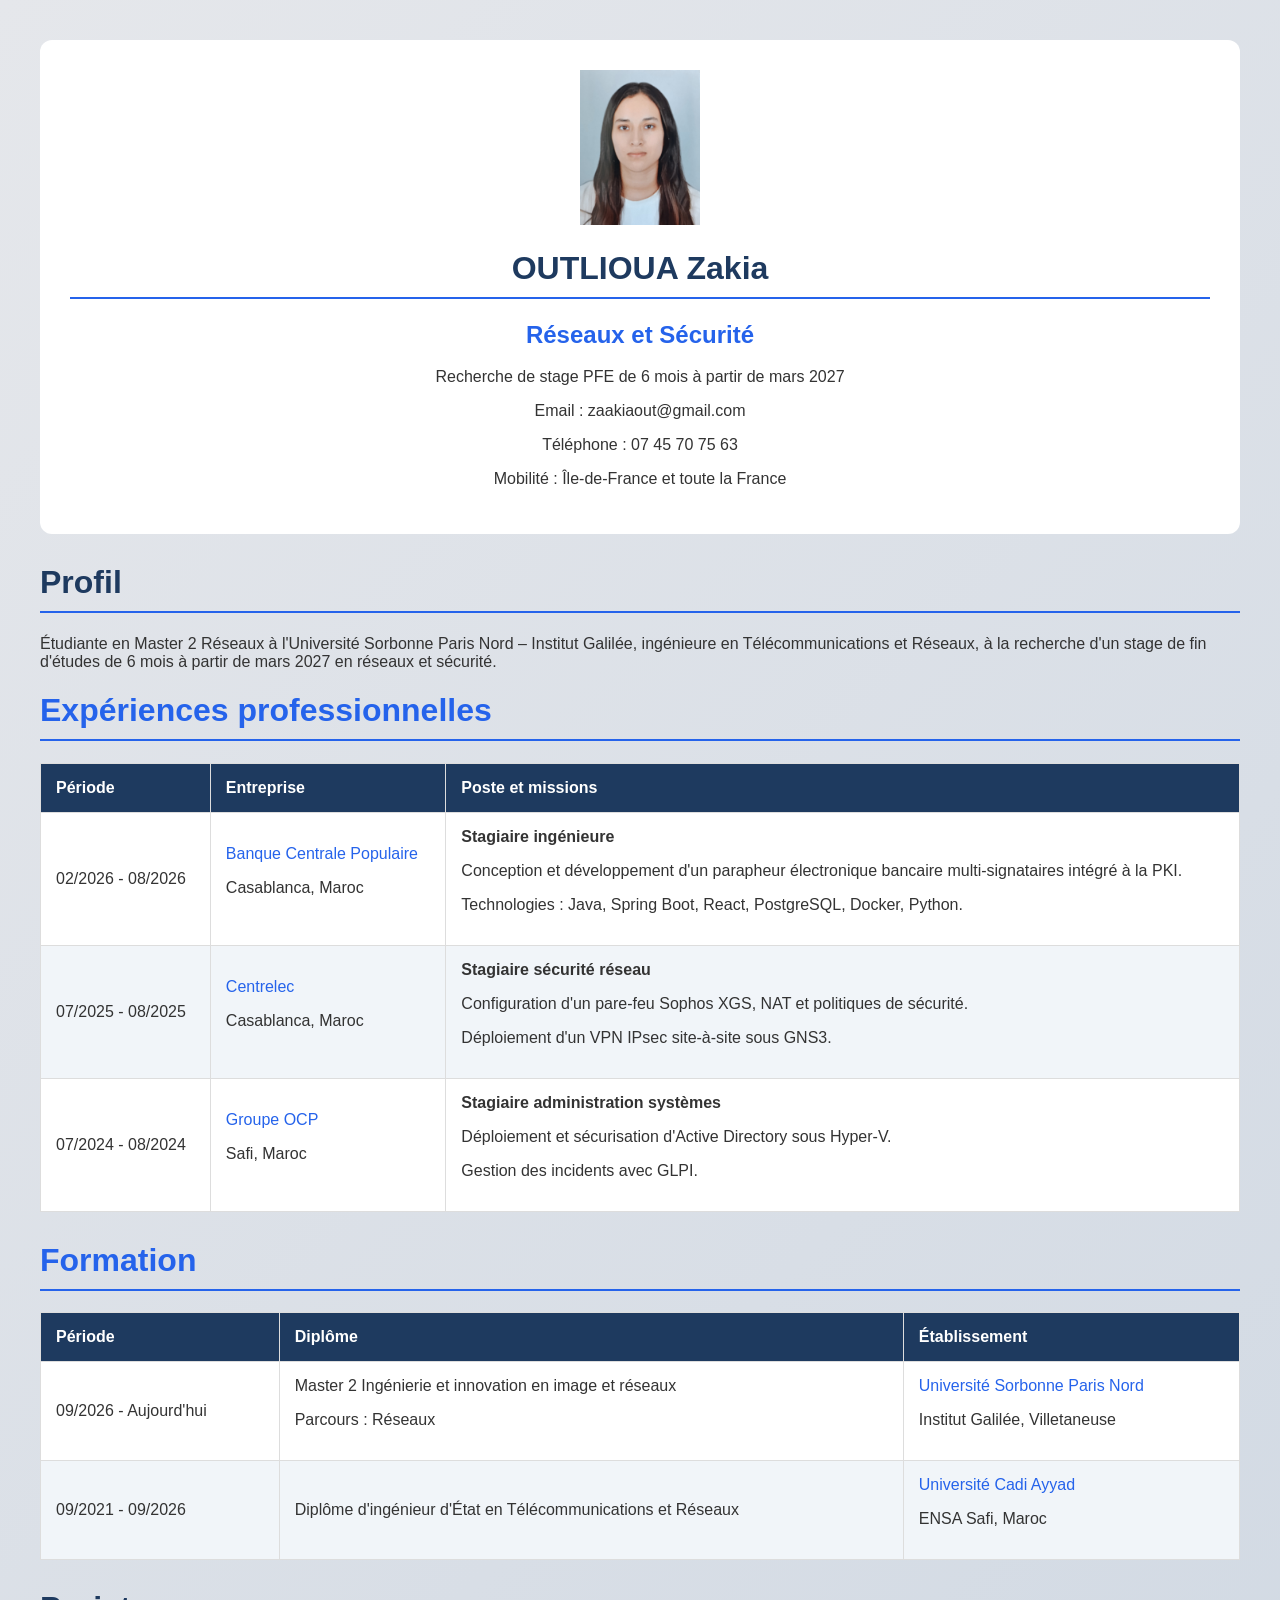
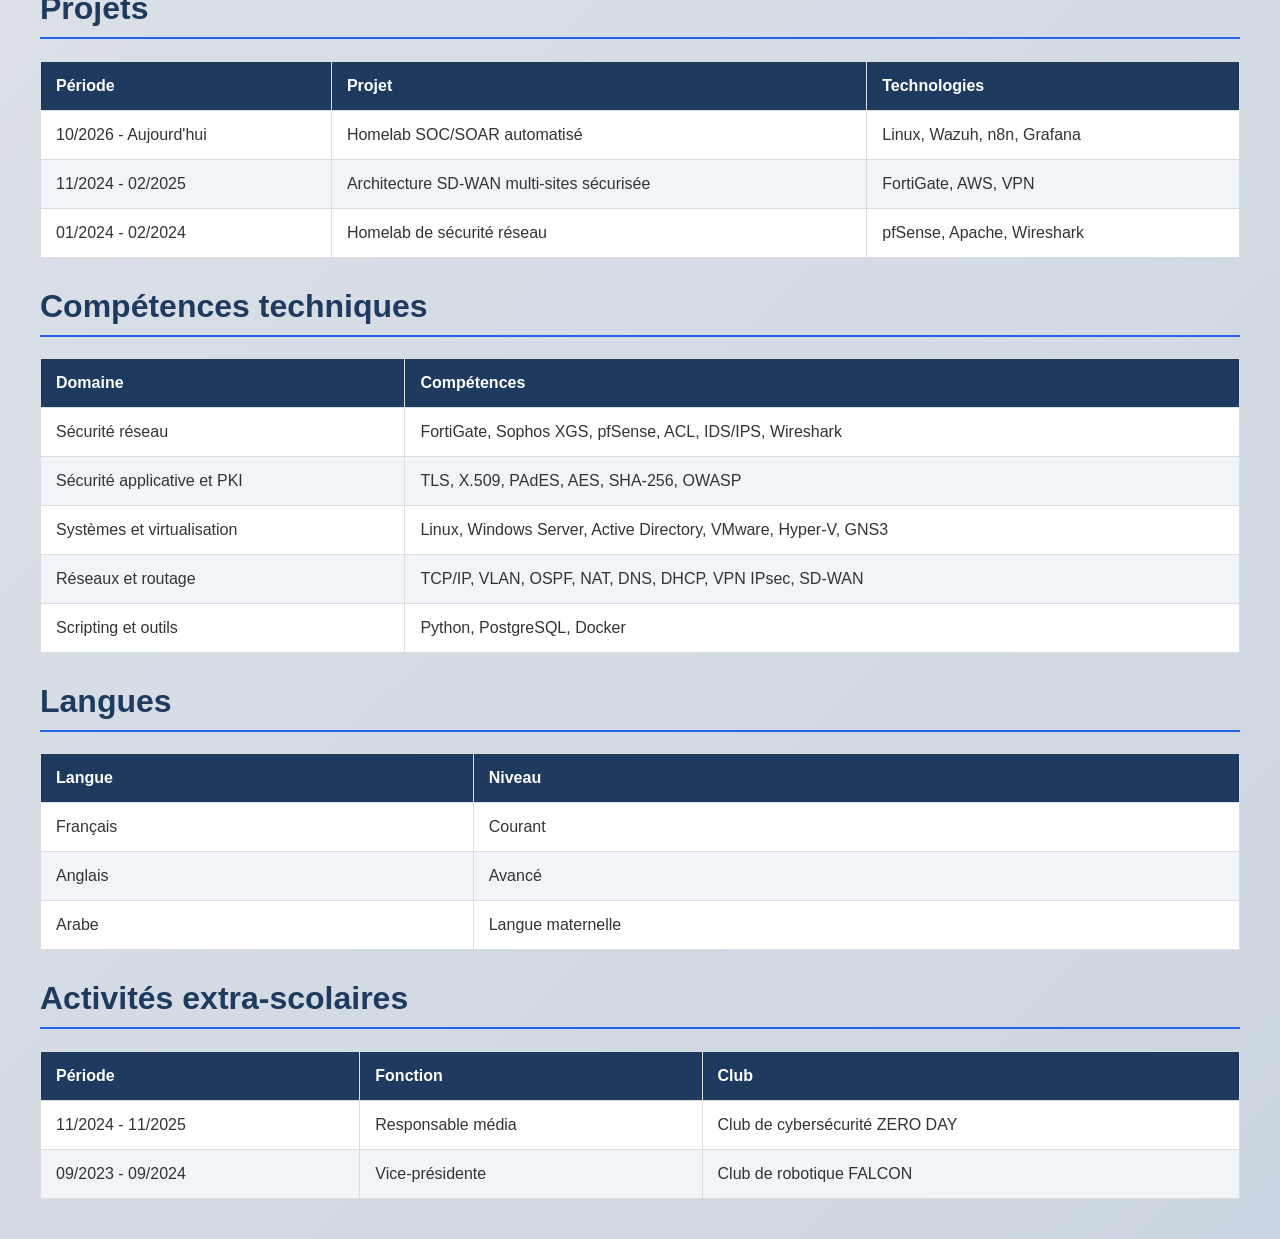
<file: tp1/index.html>
<!DOCTYPE html>
<html lang="fr">

<head>
    <link rel="stylesheet" href="cv.css">
    <meta charset="UTF-8">
    <meta name="viewport" content="width=device-width, initial-scale=1.0">
    <title>CV - OUTLIOUA Zakia</title>
</head>

<body>

    <header>
        <img src="image.jpeg"
     alt="Photo de profil"
     width="120">

        <h1>OUTLIOUA Zakia</h1>

        <h2>Réseaux et Sécurité</h2>

        <p>
            Recherche de stage PFE de 6 mois
            à partir de mars 2027
        </p>

        <p>
            Email : zaakiaout@gmail.com
        </p>

        <p>
            Téléphone : 07 45 70 75 63
        </p>

        <p>
            Mobilité : Île-de-France et toute la France
        </p>
    </header>

    <h1>Profil</h1>

    <p>
        Étudiante en Master 2 Réseaux à l'Université
        Sorbonne Paris Nord – Institut Galilée,
        ingénieure en Télécommunications et Réseaux,
        à la recherche d'un stage de fin d'études
        de 6 mois à partir de mars 2027
        en réseaux et sécurité.
    </p>

    
<h1>
    <a href="experiences.html">
        Expériences professionnelles
    </a>
</h1>

<table width="100%" border="1">
    <tr>
        <th>Période</th>
        <th>Entreprise</th>
        <th>Poste et missions</th>
    </tr>

    <tr>
        <td>02/2026 - 08/2026</td>
        <td>
            <a href="https://www.groupebcp.com/"
               target="_blank">
                Banque Centrale Populaire
            </a>
            <p>Casablanca, Maroc</p>
        </td>
        <td>
            <strong>Stagiaire ingénieure</strong>
            <p>
                Conception et développement d'un
                parapheur électronique bancaire
                multi-signataires intégré à la PKI.
            </p>
            <p>
                Technologies : Java, Spring Boot,
                React, PostgreSQL, Docker, Python.
            </p>
        </td>
    </tr>

    <tr>
        <td>07/2025 - 08/2025</td>
        
        <td>
            <a href="https://centrelec.ma/" target="_blank">
                Centrelec
            </a>
            <p>Casablanca, Maroc</p>
        </td>

        <td>
            <strong>Stagiaire sécurité réseau</strong>
            <p>
                Configuration d'un pare-feu Sophos XGS,
                NAT et politiques de sécurité.
            </p>
            <p>
                Déploiement d'un VPN IPsec
                site-à-site sous GNS3.
            </p>
        </td>
    </tr>

    <tr>
        <td>07/2024 - 08/2024</td>
        <td>
            <a href="https://www.ocpgroup.ma/"
               target="_blank">
                Groupe OCP
            </a>
            <p>Safi, Maroc</p>
        </td>
        <td>
            <strong>Stagiaire administration systèmes</strong>
            <p>
                Déploiement et sécurisation
                d'Active Directory sous Hyper-V.
            </p>
            <p>
                Gestion des incidents avec GLPI.
            </p>
        </td>
    </tr>
</table>


    
<h1>
    <a href="formations.html">Formation</a>
</h1>

<table width="100%" border="1">
    <tr>
        <th>Période</th>
        <th>Diplôme</th>
        <th>Établissement</th>
    </tr>

    <tr>
        <td>09/2026 - Aujourd'hui</td>
        <td>
            Master 2 Ingénierie et innovation
            en image et réseaux
            <p>Parcours : Réseaux</p>
        </td>
        <td>
            <a href="https://www.univ-spn.fr/"
               target="_blank">
                Université Sorbonne Paris Nord
            </a>
            <p>Institut Galilée, Villetaneuse</p>
        </td>
    </tr>

    <tr>
        <td>09/2021 - 09/2026</td>
        <td>
            Diplôme d'ingénieur d'État
            en Télécommunications et Réseaux
        </td>
        <td>
            
            <a href="https://ensas.uca.ma" target="_blank">
                 Université Cadi Ayyad
            </a>

            <p>ENSA Safi, Maroc</p>
        </td>
    </tr>
</table>


    
<h1>Projets</h1>

<table width="100%" border="1">
    <tr>
        <th>Période</th>
        <th>Projet</th>
        <th>Technologies</th>
    </tr>

    <tr>
        <td>10/2026 - Aujourd'hui</td>
        <td>Homelab SOC/SOAR automatisé</td>
        <td>Linux, Wazuh, n8n, Grafana</td>
    </tr>

    <tr>
        <td>11/2024 - 02/2025</td>
        <td>Architecture SD-WAN multi-sites sécurisée</td>
        <td>FortiGate, AWS, VPN</td>
    </tr>

    <tr>
        <td>01/2024 - 02/2024</td>
        <td>Homelab de sécurité réseau</td>
        <td>pfSense, Apache, Wireshark</td>
    </tr>
</table>


    
<h1>Compétences techniques</h1>

<table width="100%" border="1">
    <tr>
        <th>Domaine</th>
        <th>Compétences</th>
    </tr>

    <tr>
        <td>Sécurité réseau</td>
        <td>FortiGate, Sophos XGS, pfSense, ACL,
            IDS/IPS, Wireshark</td>
    </tr>

    <tr>
        <td>Sécurité applicative et PKI</td>
        <td>TLS, X.509, PAdES, AES, SHA-256, OWASP</td>
    </tr>

    <tr>
        <td>Systèmes et virtualisation</td>
        <td>Linux, Windows Server, Active Directory,
            VMware, Hyper-V, GNS3</td>
    </tr>

    <tr>
        <td>Réseaux et routage</td>
        <td>TCP/IP, VLAN, OSPF, NAT, DNS, DHCP,
            VPN IPsec, SD-WAN</td>
    </tr>

    <tr>
        <td>Scripting et outils</td>
        <td>Python, PostgreSQL, Docker</td>
    </tr>
</table>


    
<h1>Langues</h1>

<table width="100%" border="1">
    <tr>
        <th>Langue</th>
        <th>Niveau</th>
    </tr>

    <tr>
        <td>Français</td>
        <td>Courant</td>
    </tr>

    <tr>
        <td>Anglais</td>
        <td>Avancé</td>
    </tr>

    <tr>
        <td>Arabe</td>
        <td>Langue maternelle</td>
    </tr>
</table>


    
<h1>Activités extra-scolaires</h1>

<table width="100%" border="1">
    <tr>
        <th>Période</th>
        <th>Fonction</th>
        <th>Club</th>
    </tr>

    <tr>
        <td>11/2024 - 11/2025</td>
        <td>Responsable média</td>
        <td>Club de cybersécurité ZERO DAY</td>
    </tr>

    <tr>
        <td>09/2023 - 09/2024</td>
        <td>Vice-présidente</td>
        <td>Club de robotique FALCON</td>
    </tr>
</table>


</body>

</html>
</file>
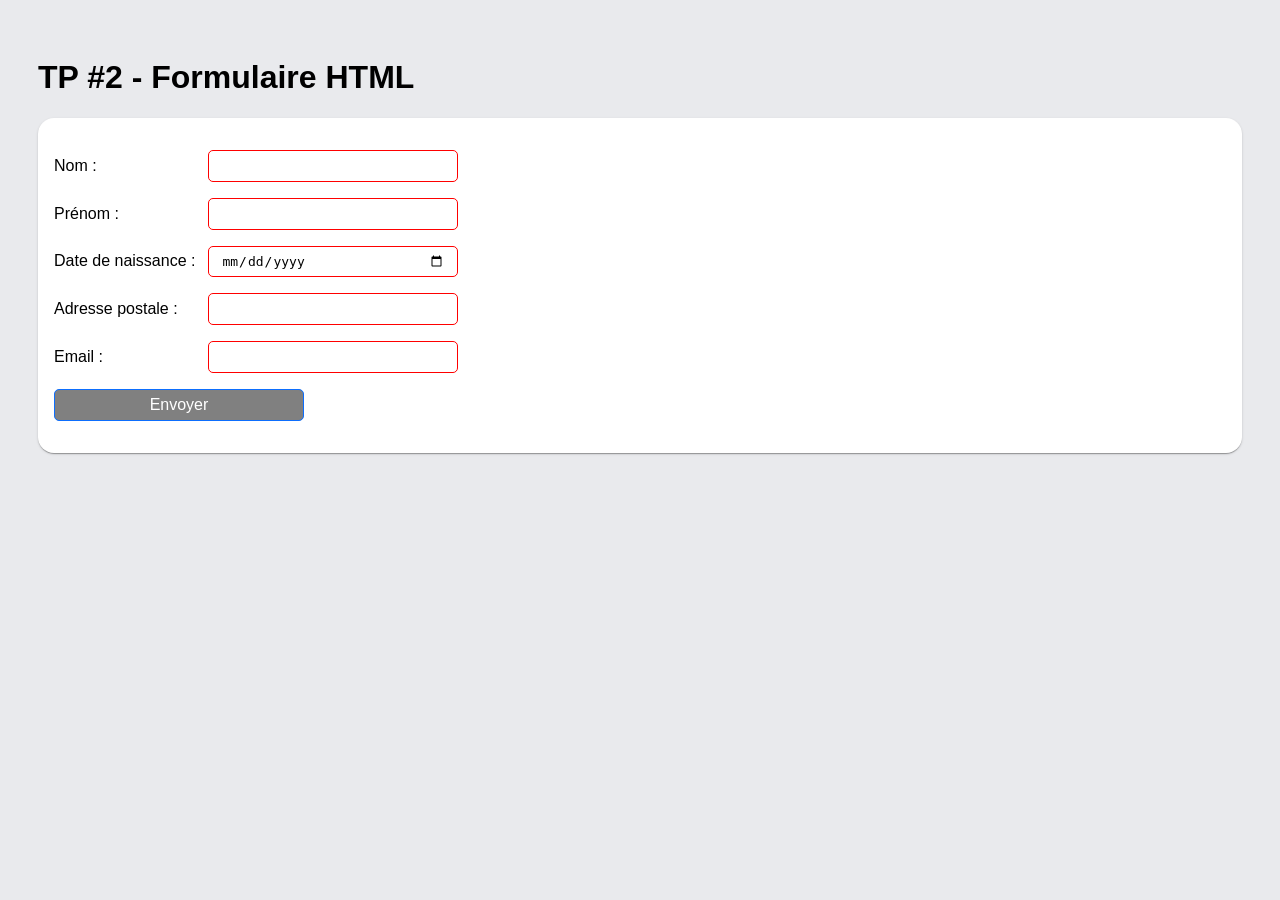
<file: tp2/index.html>
<!DOCTYPE html>
<html lang="fr">

<head>
    <meta charset="UTF-8">
    <meta name="viewport" content="width=device-width, initial-scale=1.0">
    <title>TP2 - Formulaire HTML</title>
    <link rel="stylesheet" href="style.css">
</head>

<body>

    <h1>TP #2 - Formulaire HTML</h1>

    <form action="action.html" method="get">

        <p>
            <label for="name">Nom :</label>
            <input type="text" id="name" name="name"
                   minlength="2" maxlength="20" required>
            <span class="icon-ok">✔</span>
        </p>

        <p>
            <label for="firstname">Prénom :</label>
            <input type="text" id="firstname" name="firstname"
                   minlength="2" maxlength="20" required>
            <span class="icon-ok">✔</span>
        </p>

        <p>
            <label for="birthday">Date de naissance :</label>
            <input type="date" id="birthday"
                   name="birthday" required>
            <span class="icon-ok">✔</span>
        </p>

        <p>
            <label for="address">Adresse postale :</label>
            <input type="text" id="address" name="address"
                   minlength="5" maxlength="50" required>
            <span class="icon-ok">✔</span>
        </p>

        <p>
            <label for="email">Email :</label>
            <input type="email" id="email" name="email"
                   minlength="5" maxlength="30" required>
            <span class="icon-ok">✔</span>
        </p>

        <p>
            <input type="submit" value="Envoyer"
                   class="btn-primary">
        </p>

    </form>

</body>

</html>
</file>
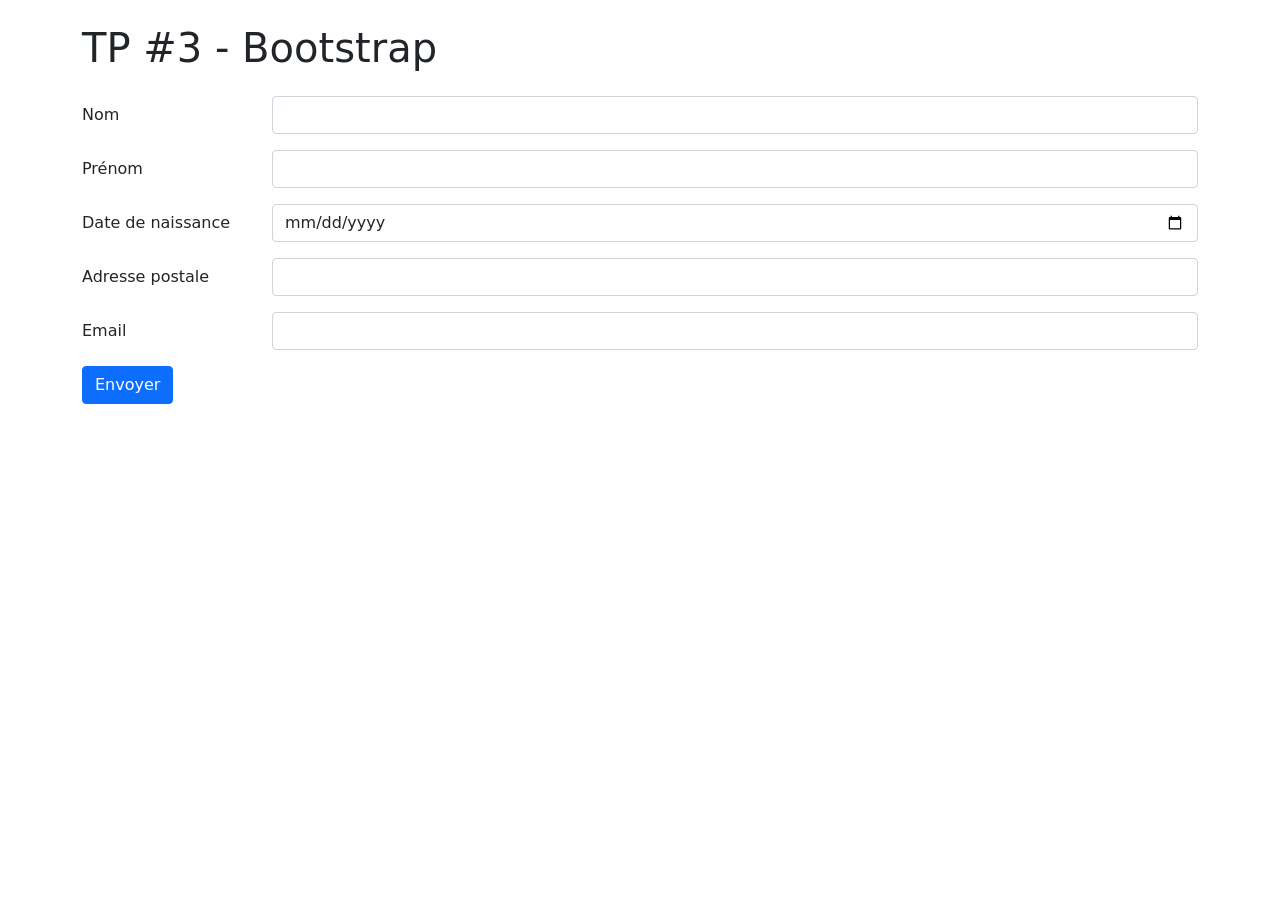
<file: tp3/index.html>
<!DOCTYPE html>
<html lang="fr">

<head>
    <meta charset="UTF-8">
    <meta name="viewport" content="width=device-width, initial-scale=1.0">
    <title>TP3 - Bootstrap</title>

    <link rel="stylesheet" href="css/bootstrap.css">
    <script src="js/bootstrap.bundle.js"></script>
    <script src="js/form-validation.js"></script>
</head>

<body>

    <div class="container mt-4">

        <h1 class="mb-4">TP #3 - Bootstrap</h1>

        <form novalidate>

            <!-- Nom -->
            <div class="row mb-3">
                <label for="name" class="col-sm-2 col-form-label">
                    Nom
                </label>
                <div class="col-sm-10">
                    <input type="text" class="form-control"
                           id="name" name="name">
                </div>

            </div>

            <!-- Prénom -->
            <div class="row mb-3">
                <label for="firstname" class="col-sm-2 col-form-label">
                    Prénom
                </label>
                <div class="col-sm-10">
                    <input type="text" class="form-control"
                           id="firstname" name="firstname">
                </div>
            </div>

            <!-- Date de naissance -->
            <div class="row mb-3">
                <label for="birthday" class="col-sm-2 col-form-label">
                    Date de naissance
                </label>
                <div class="col-sm-10">
                    <input type="date" class="form-control"
                           id="birthday" name="birthday">
                </div>
            </div>

            <!-- Adresse postale -->
            <div class="row mb-3">
                <label for="address" class="col-sm-2 col-form-label">
                    Adresse postale
                </label>
                <div class="col-sm-10">
                    <input type="text" class="form-control"
                           id="address" name="address">
                </div>
            </div>

            <!-- Email -->
            <div class="row mb-3">
                <label for="email" class="col-sm-2 col-form-label">
                    Email
                </label>
                <div class="col-sm-10">
                    <input type="email" class="form-control"
                           id="email" name="email">
                </div>
            </div>

            <!-- Bouton de soumission -->
            <button type="submit" id="submit"
                    class="btn btn-primary">
                Envoyer
            </button>

        </form>


<!-- Fenêtre modale Bootstrap -->
<div class="modal fade"
     id="myModal"
     tabindex="-1"
     aria-labelledby="exampleModalLabel"
     aria-hidden="true">

    <div class="modal-dialog">

        <div class="modal-content">

            <div class="modal-header">

                <h5 class="modal-title" id="exampleModalLabel">
                    Résultat
                </h5>

                <button type="button"
                        class="btn-close"
                        data-bs-dismiss="modal"
                        aria-label="Close">
                </button>

            </div>

            <div class="modal-body">
            </div>

            <div class="modal-footer">

                <button type="button"
                        class="btn btn-primary"
                        data-bs-dismiss="modal">
                    OK
                </button>

            </div>

        </div>

    </div>

</div>


    </div>

</body>
</html>
</file>
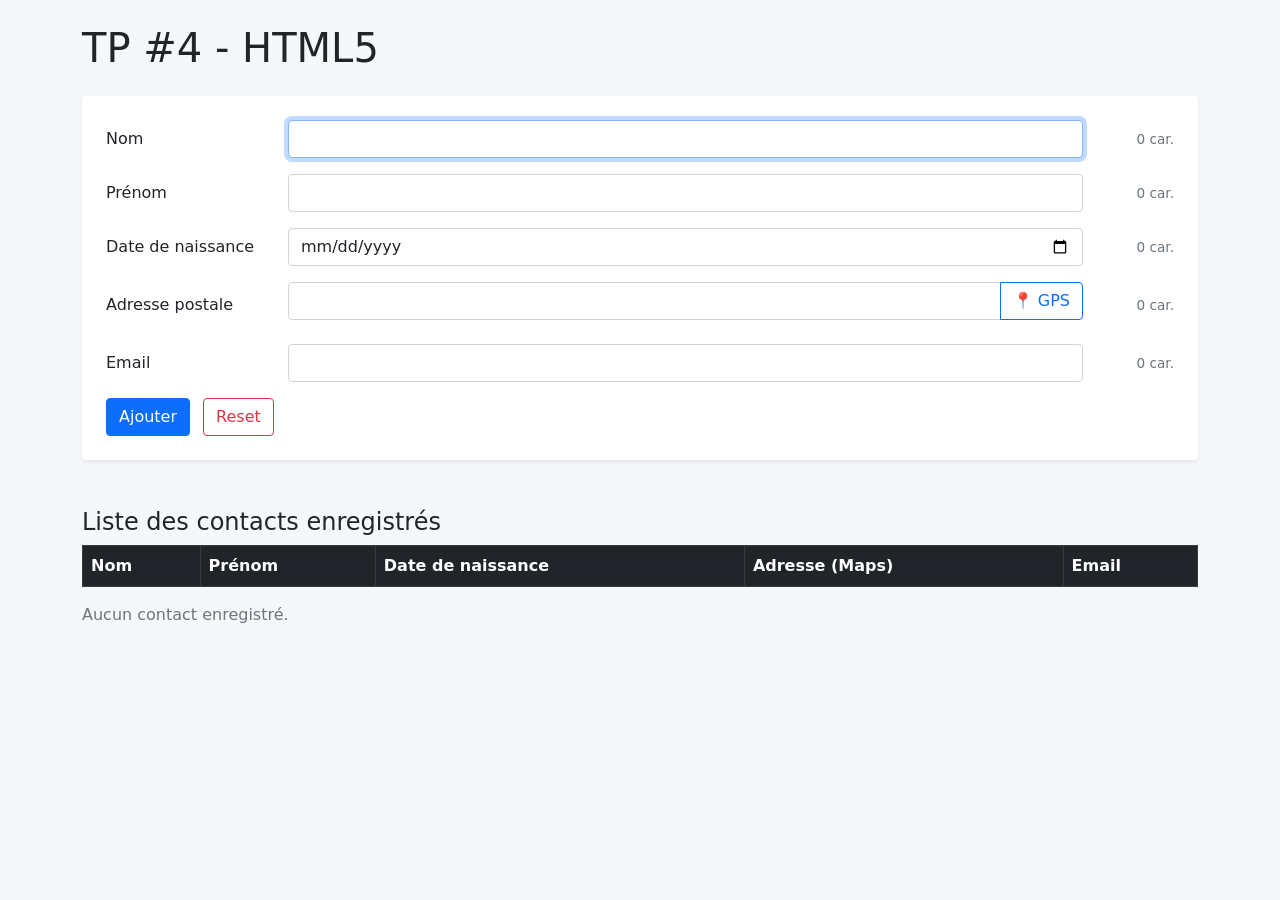
<file: tp4/index.html>
<!DOCTYPE html>
<html lang="fr">
<head>
  <meta charset="UTF-8">
  <meta name="viewport" content="width=device-width, initial-scale=1.0">
  <title>TP4 - HTML5, GPS et contacts</title>
  <link rel="stylesheet" href="css/bootstrap.css">
  <style>
    body { background-color: #f6f7fb; }
    .counter { font-size: .85rem; color: #6c757d; white-space: nowrap; text-align: end; }
    #map iframe { width: 100%; height: 240px; border: 1px solid #dee2e6; border-radius: .375rem; }
    #map { color: #6c757d; }
  </style>
  <script src="js/bootstrap.bundle.js" defer></script>
  <script src="js/gps.js" defer></script>
  <script src="js/store.js" defer></script>
  <script src="js/form-validation.js" defer></script>
</head>
<body>
  <main class="container py-4">
    <h1 class="mb-4">TP #4 - HTML5</h1>
    <form id="contact-form" class="bg-white shadow-sm rounded p-4" novalidate>
      <div class="row mb-3 align-items-center">
        <label for="name" class="col-sm-2 col-form-label">Nom</label>
        <div class="col-sm-9"><input id="name" name="name" type="text" class="form-control" required oninput="calcNbChar(this.id)" autofocus></div>
        <div class="col-sm-1 counter" data-count="name">0 car.</div>
      </div>
      <div class="row mb-3 align-items-center">
        <label for="firstname" class="col-sm-2 col-form-label">Prénom</label>
        <div class="col-sm-9"><input id="firstname" name="firstname" type="text" class="form-control" required oninput="calcNbChar(this.id)"></div>
        <div class="col-sm-1 counter" data-count="firstname">0 car.</div>
      </div>
      <div class="row mb-3 align-items-center">
        <label for="birthday" class="col-sm-2 col-form-label">Date de naissance</label>
        <div class="col-sm-9"><input id="birthday" name="birthday" type="date" class="form-control" required oninput="calcNbChar(this.id)"></div>
        <div class="col-sm-1 counter" data-count="birthday">0 car.</div>
      </div>
      <div class="row mb-3 align-items-center">
        <label for="address" class="col-sm-2 col-form-label">Adresse postale</label>
        <div class="col-sm-9">
          <div class="input-group">
            <input id="address" name="address" type="text" class="form-control" required oninput="calcNbChar(this.id)">
            <button id="gps-btn" type="button" class="btn btn-outline-primary">📍 GPS</button>
          </div>
          <div id="map" class="mt-2" aria-live="polite"></div>
        </div>
        <div class="col-sm-1 counter" data-count="address">0 car.</div>
      </div>
      <div class="row mb-3 align-items-center">
        <label for="email" class="col-sm-2 col-form-label">Email</label>
        <div class="col-sm-9"><input id="email" name="email" type="email" class="form-control" required oninput="calcNbChar(this.id)"></div>
        <div class="col-sm-1 counter" data-count="email">0 car.</div>
      </div>
      <button type="submit" class="btn btn-primary">Ajouter</button>
      <button type="button" id="reset-btn" class="btn btn-outline-danger ms-2">Reset</button>
    </form>

    <h2 class="h4 mt-5">Liste des contacts enregistrés</h2>
    <div class="table-responsive">
      <table id="contacts-table" class="table table-striped table-bordered bg-white">
        <thead class="table-dark">
          <tr><th>Nom</th><th>Prénom</th><th>Date de naissance</th><th>Adresse (Maps)</th><th>Email</th></tr>
        </thead>
        <tbody></tbody>
      </table>
    </div>
    <p id="empty-message" class="text-muted">Aucun contact enregistré.</p>
  </main>

  <div class="modal fade" id="myModal" tabindex="-1" aria-labelledby="modalTitle" aria-hidden="true">
    <div class="modal-dialog"><div class="modal-content">
      <div class="modal-header">
        <h5 class="modal-title" id="modalTitle">Résultat</h5>
        <button type="button" class="btn-close" data-bs-dismiss="modal" aria-label="Fermer"></button>
      </div>
      <div id="modalBody" class="modal-body"></div>
      <div class="modal-footer"><button type="button" class="btn btn-primary" data-bs-dismiss="modal">OK</button></div>
    </div></div>
  </div>
</body>
</html>
</file>
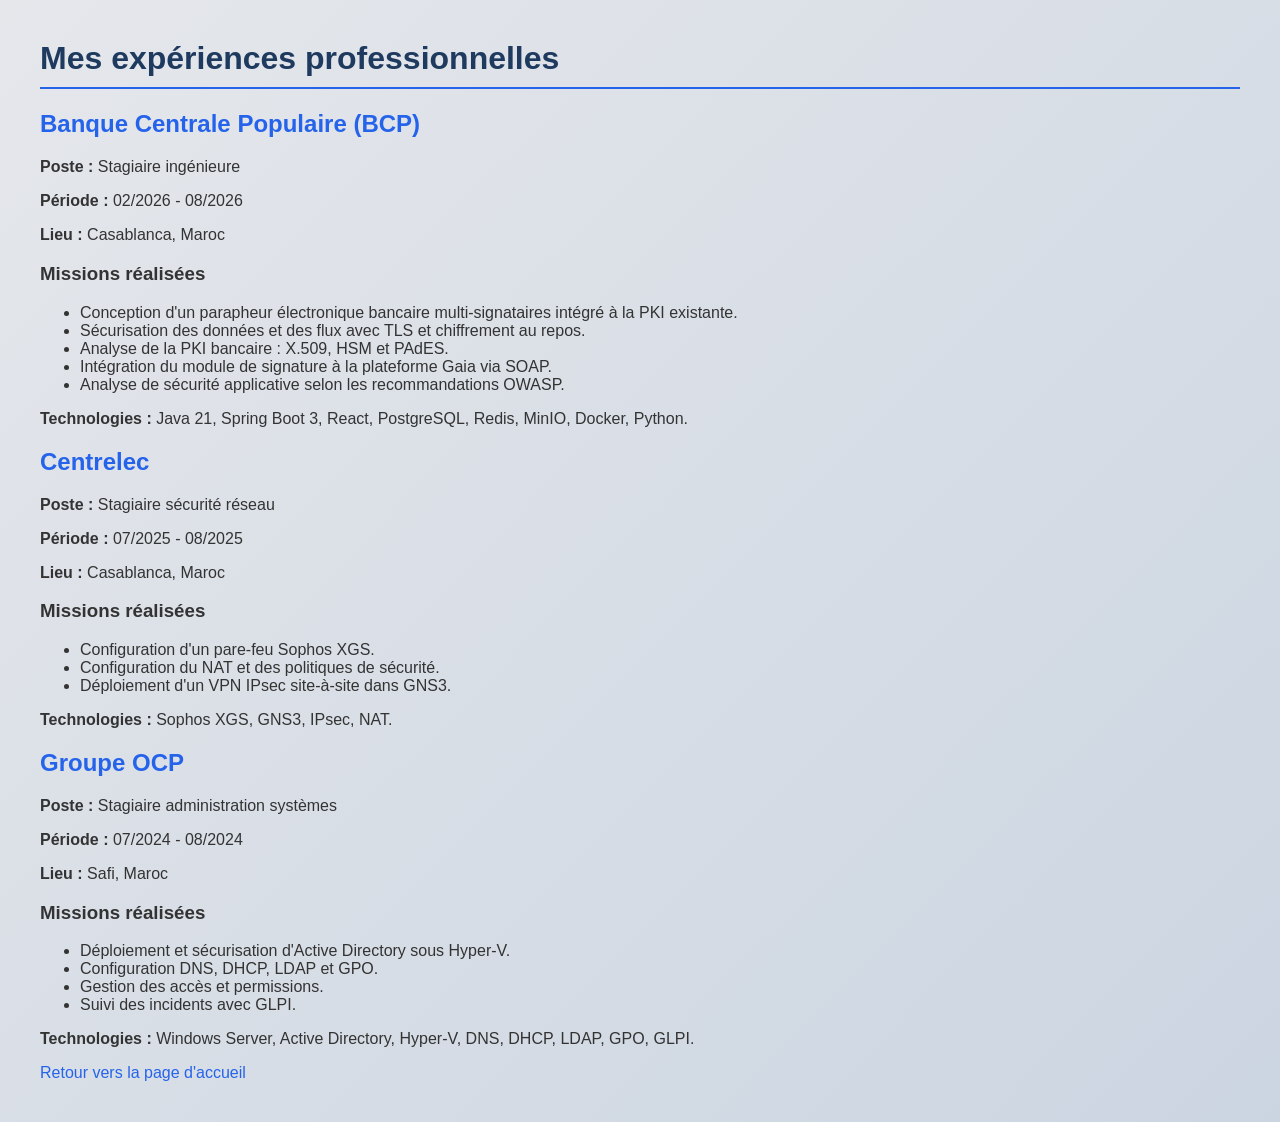
<file: tp1/experiences.html>
<!DOCTYPE html>
<html lang="fr">

<head>
    <meta charset="UTF-8">
    <meta name="viewport" content="width=device-width, initial-scale=1.0">
    <title>Expériences - OUTLIOUA Zakia</title>
    <link rel="stylesheet" href="cv.css">
</head>

<body>

    <h1>Mes expériences professionnelles</h1>

    <h2>Banque Centrale Populaire (BCP)</h2>

    <p>
        <strong>Poste :</strong> Stagiaire ingénieure
    </p>
    <p>
        <strong>Période :</strong> 02/2026 - 08/2026
    </p>
    <p>
        <strong>Lieu :</strong> Casablanca, Maroc
    </p>

    <h3>Missions réalisées</h3>

    <ul>
        <li>
            Conception d'un parapheur électronique
            bancaire multi-signataires intégré
            à la PKI existante.
        </li>
        <li>
            Sécurisation des données et des flux
            avec TLS et chiffrement au repos.
        </li>
        <li>
            Analyse de la PKI bancaire :
            X.509, HSM et PAdES.
        </li>
        <li>
            Intégration du module de signature
            à la plateforme Gaia via SOAP.
        </li>
        <li>
            Analyse de sécurité applicative
            selon les recommandations OWASP.
        </li>
    </ul>

    <p>
        <strong>Technologies :</strong>
        Java 21, Spring Boot 3, React,
        PostgreSQL, Redis, MinIO, Docker, Python.
    </p>

    <h2>Centrelec</h2>

    <p>
        <strong>Poste :</strong>
        Stagiaire sécurité réseau
    </p>
    <p>
        <strong>Période :</strong> 07/2025 - 08/2025
    </p>
    <p>
        <strong>Lieu :</strong> Casablanca, Maroc
    </p>

    <h3>Missions réalisées</h3>

    <ul>
        <li>
            Configuration d'un pare-feu Sophos XGS.
        </li>
        <li>
            Configuration du NAT et des
            politiques de sécurité.
        </li>
        <li>
            Déploiement d'un VPN IPsec site-à-site
            dans GNS3.
        </li>
    </ul>

    <p>
        <strong>Technologies :</strong>
        Sophos XGS, GNS3, IPsec, NAT.
    </p>

    <h2>Groupe OCP</h2>

    <p>
        <strong>Poste :</strong>
        Stagiaire administration systèmes
    </p>
    <p>
        <strong>Période :</strong> 07/2024 - 08/2024
    </p>
    <p>
        <strong>Lieu :</strong> Safi, Maroc
    </p>

    <h3>Missions réalisées</h3>

    <ul>
        <li>
            Déploiement et sécurisation
            d'Active Directory sous Hyper-V.
        </li>
        <li>
            Configuration DNS, DHCP, LDAP et GPO.
        </li>
        <li>
            Gestion des accès et permissions.
        </li>
        <li>
            Suivi des incidents avec GLPI.
        </li>
    </ul>

    <p>
        <strong>Technologies :</strong>
        Windows Server, Active Directory,
        Hyper-V, DNS, DHCP, LDAP, GPO, GLPI.
    </p>

    <p>
        <a href="index.html">
            Retour vers la page d'accueil
        </a>
    </p>

</body>
</html>
</file>
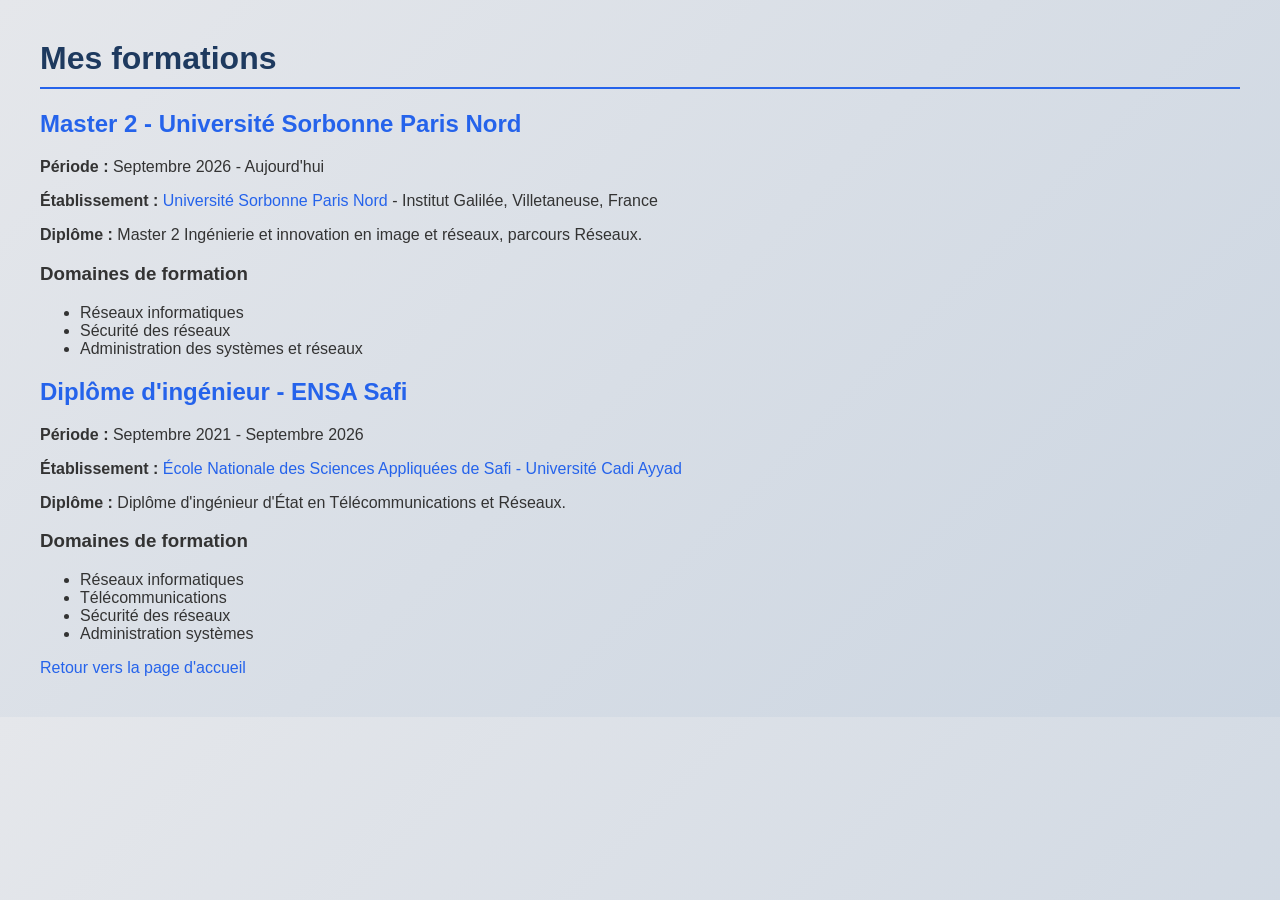
<file: tp1/formations.html>
<!DOCTYPE html>
<html lang="fr">

<head>
    <meta charset="UTF-8">
    <meta name="viewport" content="width=device-width, initial-scale=1.0">
    <title>Formations - OUTLIOUA Zakia</title>
    <link rel="stylesheet" href="cv.css">
</head>

<body>

    <h1>Mes formations</h1>

    <h2>
        <a href="https://www.univ-spn.fr/" target="_blank">
            Master 2 - Université Sorbonne Paris Nord
        </a>
    </h2>

    <p>
        <strong>Période :</strong>
        Septembre 2026 - Aujourd'hui
    </p>

    <p>
        <strong>Établissement :</strong>
        <a href="https://www.univ-spn.fr/" target="_blank">
            Université Sorbonne Paris Nord
        </a>
        - Institut Galilée, Villetaneuse, France
    </p>

    <p>
        <strong>Diplôme :</strong>
        Master 2 Ingénierie et innovation
        en image et réseaux, parcours Réseaux.
    </p>

    <h3>Domaines de formation</h3>

    <ul>
        <li>Réseaux informatiques</li>
        <li>Sécurité des réseaux</li>
        <li>Administration des systèmes et réseaux</li>
    </ul>

    <h2>
        <a href="https://ensas.uca.ma/" target="_blank">
            Diplôme d'ingénieur - ENSA Safi
        </a>
    </h2>

    <p>
        <strong>Période :</strong>
        Septembre 2021 - Septembre 2026
    </p>

    <p>
        <strong>Établissement :</strong>
        <a href="https://ensas.uca.ma/" target="_blank">
            École Nationale des Sciences Appliquées
            de Safi - Université Cadi Ayyad
        </a>
    </p>

    <p>
        <strong>Diplôme :</strong>
        Diplôme d'ingénieur d'État
        en Télécommunications et Réseaux.
    </p>

    <h3>Domaines de formation</h3>

    <ul>
        <li>Réseaux informatiques</li>
        <li>Télécommunications</li>
        <li>Sécurité des réseaux</li>
        <li>Administration systèmes</li>
    </ul>

    <p>
        <a href="index.html">
            Retour vers la page d'accueil
        </a>
    </p>

</body>
</html>
</file>
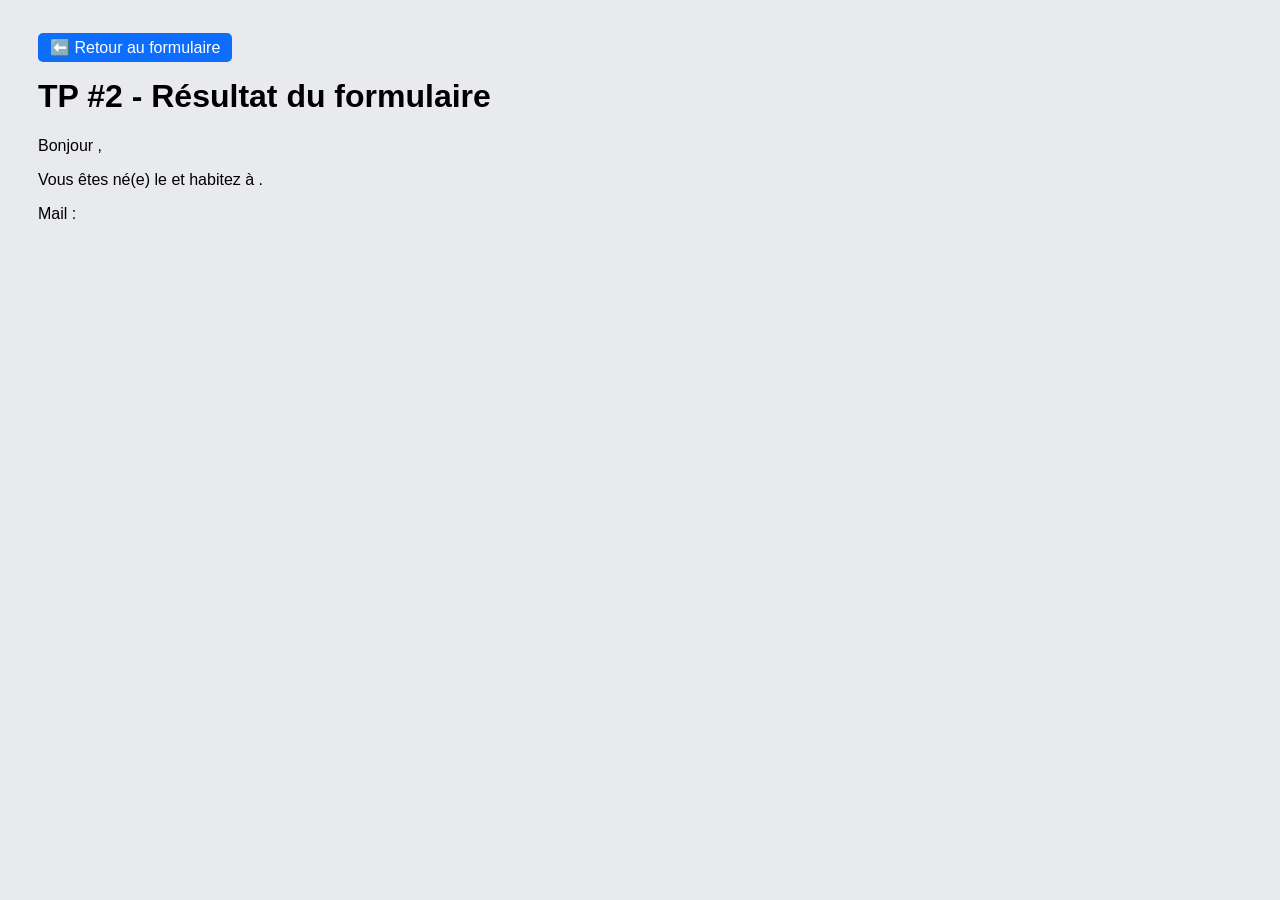
<file: tp2/action.html>
<!DOCTYPE html>
<html lang="fr">

<head>
    <meta charset="UTF-8">
    <meta name="viewport" content="width=device-width, initial-scale=1.0">
    <title>TP2 - Résultat du formulaire</title>

    <link rel="stylesheet" href="style.css">
    <script type="text/javascript" src="action.js"></script>
</head>

<body>

    <a href="index.html" class="btn-primary">
        ⬅️ Retour au formulaire
    </a>

    <h1>TP #2 - Résultat du formulaire</h1>

    <div>

        <p>
            Bonjour <span id="name"></span>
            <span id="firstname"></span>,
        </p>

        <p>
            Vous êtes né(e) le <span id="birthday"></span>
            et habitez à
            <a href="" id="address" target="_blank"></a>.
        </p>

        <p>
            Mail :
            <a href="" id="email"></a>
        </p>

    </div>

</body>

</html>
</file>
<file: tp1/cv.css>
/* Style général */
body {
    font-family: Arial, sans-serif;
    background: linear-gradient(135deg, #e5e7eb, #cbd5e1);
    color: #333;
    margin: 40px;
}

/* En-tête du CV */
header {
    text-align: center;
    background-color: white;
    padding: 30px;
    border-radius: 12px;
    margin-bottom: 30px;
}

/* Titres des catégories */
h1 {
    color: #1e3a5f;
    border-bottom: 2px solid #2563eb;
    padding-bottom: 10px;
}

h2 {
    color: #2563eb;
}

/* Tableaux */
table {
    width: 100%;
    background-color: white;
    border-collapse: collapse;
    margin-bottom: 30px;
}

/* Cellules */
th, td {
    border: 1px solid #ddd;
    padding: 15px;
    text-align: left;
}

/* En-têtes des tableaux */
th {
    background-color: #1e3a5f;
    color: white;
}

/* Lignes impaires */
tr:nth-child(odd) td {
    background-color: #f1f5f9;
}

/* Survol des lignes */
tr:hover td {
    background-color: #bfdbfe;
}

/* Liens hypertextes */
a {
    color: #2563eb;
    text-decoration: none;
}

/* Survol des liens */
a:hover {
    color: orange;
    text-decoration: underline;
}

/* Images */
img {
    max-width: 100%;
    transition: transform 0.3s ease;
}

/* Agrandissement des images */
img:hover {
    transform: scale(1.2);
}

/* Adaptation aux téléphones */
@media only screen and (max-width: 600px) {

    body {
        margin: 10px;
        background: radial-gradient(circle, #dbeafe, #fbcfe8);
    }

    header {
        padding: 15px;
    }

    h1 {
        font-size: 22px;
    }

    table {
        width: 100%;
        font-size: 12px;
        table-layout: fixed;
        overflow-wrap: anywhere;
    }

    th, td {
        padding: 7px;
    }
}
</file>
<file: tp2/style.css>
/* Style général de la page */
body {
    font-family: Arial, sans-serif;
    background-color: #e9eaed;
    padding: 30px;
}

/* Style du formulaire */
form {
    background-color: white;
    border-radius: 16px;
    padding: 16px;
    box-shadow: 0 2px 1px -1px #0003,
                0 1px 1px #00000024,
                0 1px 3px #0000001f;
}

/* Alignement des labels */
label {
    width: 150px;
    display: inline-block;
}

/* Style des champs de saisie */
input {
    width: 250px;
    padding: 6px 12px;
    border-radius: 5px;
    border: 1px solid gray;
    font-size: 1em;
    box-sizing: border-box;
}

/* Style du bouton de soumission */
.btn-primary {
    border-radius: 5px;
    padding: 6px 12px;
    background-color: #0d6efd;
    border-color: #0d6efd;
    color: #fff;
    cursor: pointer;
    text-decoration: none;
}

/* Cas du formulaire non valide */
form:invalid input[type="submit"] {
    background-color: gray;
}

/* Bordure rouge pour un champ non valide */
input:invalid {
    border-color: red;
}

/* Cacher la coche si le champ est invalide */
input:invalid + .icon-ok {
    display: none;
}

/* Afficher la coche si le champ est valide */
input:valid + .icon-ok {
    display: inline-block;
    color: green;
}
</file>
